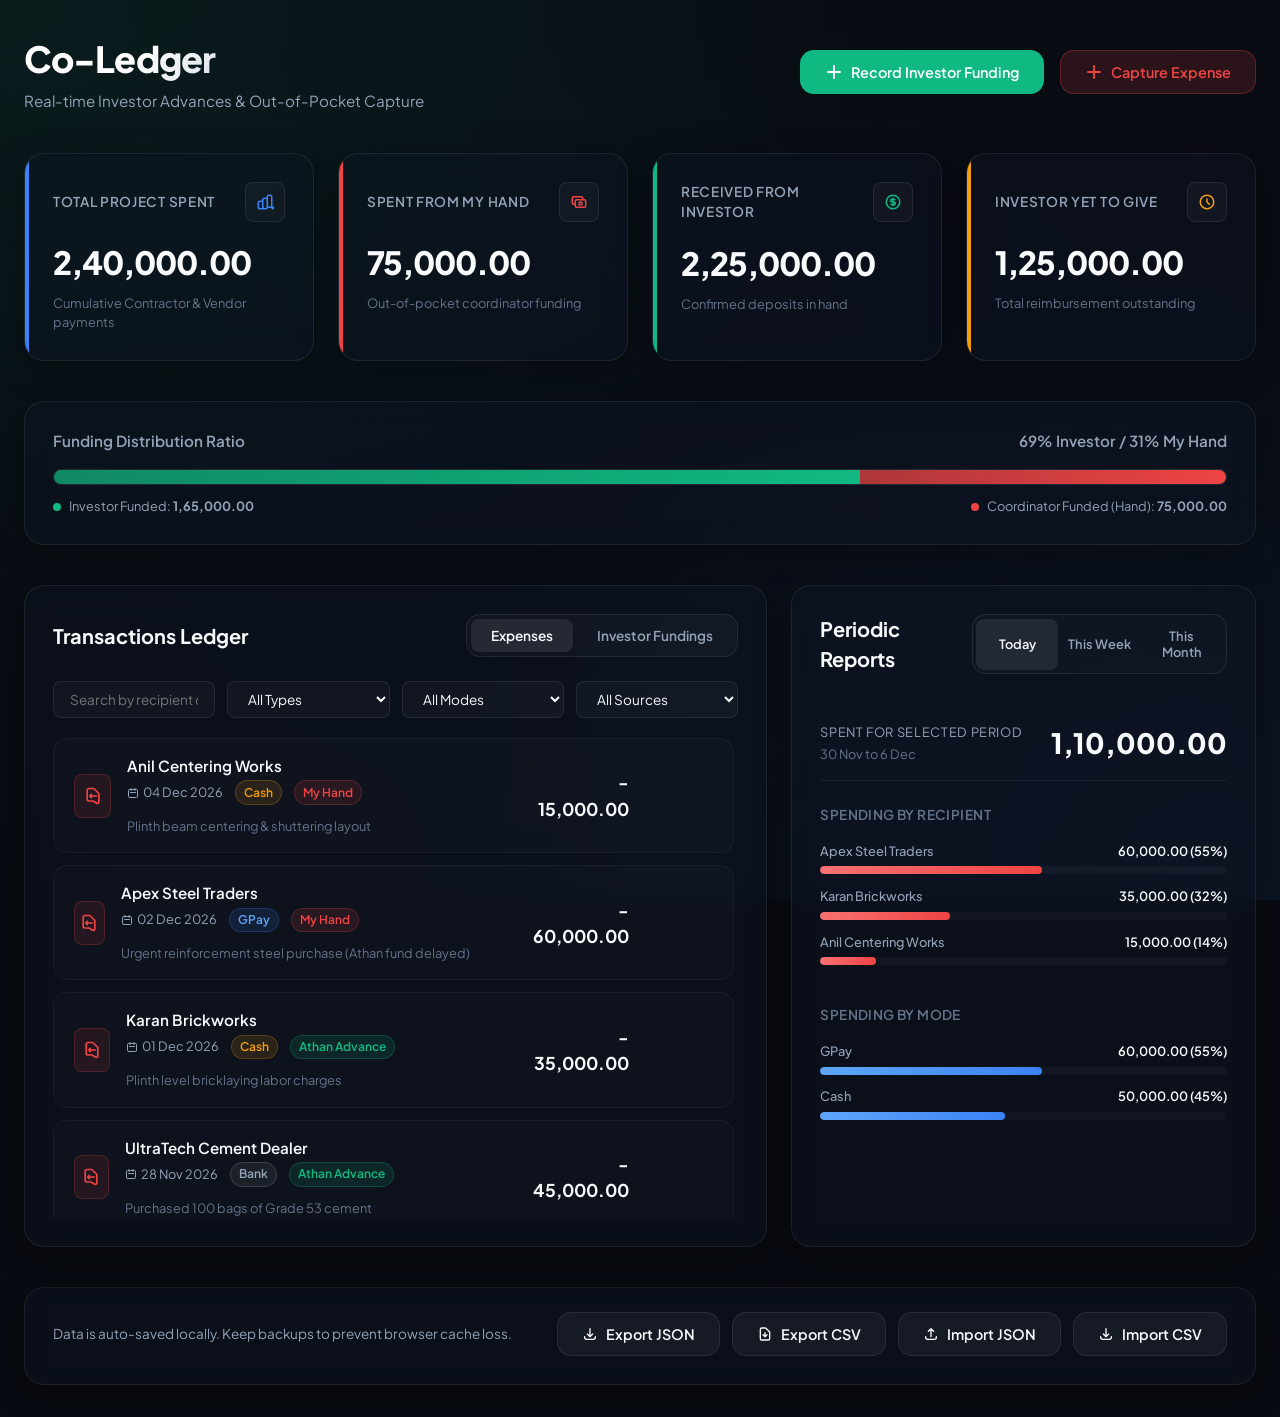
<file: expense-capture-app/index.html>
<!DOCTYPE html>
<html lang="en">
<head>
  <meta charset="UTF-8">
  <meta name="viewport" content="width=device-width, initial-scale=1.0">
  
  <!-- SEO Elements -->
  <title>Co-Ledger | Expense Capture & Investor Reimbursements</title>
  <meta name="description" content="A state-of-the-art expense capture and reimbursement tracking application for managing client advances, cash flow delays, and out-of-pocket settlements.">
  <meta name="author" content="Antigravity Senior Architect">

  <!-- Link CSS Styling -->
  <link rel="stylesheet" href="style.css">
</head>
<body>

  <main class="container">
    
    <!-- HEADER ACTION BAR -->
    <header class="flex align-center justify-between">
      <div class="brand-section">
        <h1>Co-Ledger</h1>
        <p>Real-time Investor Advances &amp; Out-of-Pocket Capture</p>
      </div>
      <div class="action-bar" role="toolbar" aria-label="Transaction Operations">
        <button id="btn-add-funding" class="btn btn-primary" onclick="openFundingModal()" aria-haspopup="dialog" aria-controls="modal-funding">
          <svg width="18" height="18" fill="none" stroke="currentColor" viewBox="0 0 24 24"><path stroke-linecap="round" stroke-linejoin="round" stroke-width="2.5" d="M12 4v16m8-8H4"/></svg>
          Record Investor Funding
        </button>
        <button id="btn-add-expense" class="btn btn-danger" onclick="openExpenseModal()" aria-haspopup="dialog" aria-controls="modal-expense">
          <svg width="18" height="18" fill="none" stroke="currentColor" viewBox="0 0 24 24"><path stroke-linecap="round" stroke-linejoin="round" stroke-width="2.5" d="M12 4v16m8-8H4"/></svg>
          Capture Expense
        </button>
      </div>
    </header>

    <!-- METRICS OVERVIEW (KPI GRID) -->
    <section class="kpi-grid" aria-label="Key Performance Indicators">
      
      <!-- Total Spent KPI -->
      <div class="card kpi-card kpi-total">
        <div class="kpi-header">
          <span class="kpi-title">Total Project Spent</span>
          <div class="kpi-icon-wrapper">
            <svg width="18" height="18" fill="none" stroke="var(--accent-info)" viewBox="0 0 24 24"><path stroke-linecap="round" stroke-linejoin="round" stroke-width="2" d="M9 19v-6a2 2 0 00-2-2H5a2 2 0 00-2 2v6a2 2 0 002 2h2a2 2 0 002-2zm0 0V9a2 2 0 012-2h2a2 2 0 012 2v10m-6 0a2 2 0 002 2h2a2 2 0 002-2m0 0V5a2 2 0 012-2h2a2 2 0 012 2v14a2 2 0 002 2h2a2 2 0 002-2z"/></svg>
          </div>
        </div>
        <div class="kpi-value" id="kpi-total-spent">0.00</div>
        <div class="kpi-subtext">Cumulative Contractor &amp; Vendor payments</div>
      </div>

      <!-- Spent From My Hand KPI -->
      <div class="card kpi-card kpi-hand">
        <div class="kpi-header">
          <span class="kpi-title">Spent From My Hand</span>
          <div class="kpi-icon-wrapper">
            <svg width="18" height="18" fill="none" stroke="var(--accent-danger)" viewBox="0 0 24 24"><path stroke-linecap="round" stroke-linejoin="round" stroke-width="2" d="M17 9V7a2 2 0 00-2-2H5a2 2 0 00-2 2v6a2 2 0 002 2h2m2 4h10a2 2 0 002-2v-6a2 2 0 00-2-2H9a2 2 0 00-2 2v6a2 2 0 002 2zm7-5a2 2 0 11-4 0 2 2 0 014 0z"/></svg>
          </div>
        </div>
        <div class="kpi-value" id="kpi-spent-hand">0.00</div>
        <div class="kpi-subtext">Out-of-pocket coordinator funding</div>
      </div>

      <!-- Total Given by Investor KPI -->
      <div class="card kpi-card kpi-given">
        <div class="kpi-header">
          <span class="kpi-title">Received from Investor</span>
          <div class="kpi-icon-wrapper">
            <svg width="18" height="18" fill="none" stroke="var(--accent-primary)" viewBox="0 0 24 24"><path stroke-linecap="round" stroke-linejoin="round" stroke-width="2" d="M12 8c-1.657 0-3 .895-3 2s1.343 2 3 2 3 .895 3 2-1.343 2-3 2m0-8c1.11 0 2.08.402 2.599 1M12 8V7m0 1v8m0 0v1m0-1c-1.11 0-2.08-.402-2.599-1M21 12a9 9 0 11-18 0 9 9 0 0118 0z"/></svg>
          </div>
        </div>
        <div class="kpi-value" id="kpi-received-investor">0.00</div>
        <div class="kpi-subtext">Confirmed deposits in hand</div>
      </div>

      <!-- Outstanding / Yet to Give KPI -->
      <div class="card kpi-card kpi-due">
        <div class="kpi-header">
          <span class="kpi-title">Investor Yet to Give</span>
          <div class="kpi-icon-wrapper">
            <svg width="18" height="18" fill="none" stroke="var(--accent-warning)" viewBox="0 0 24 24"><path stroke-linecap="round" stroke-linejoin="round" stroke-width="2" d="M12 8v4l3 3m6-3a9 9 0 11-18 0 9 9 0 0118 0z"/></svg>
          </div>
        </div>
        <div class="kpi-value" id="kpi-outstanding-due">0.00</div>
        <div class="kpi-subtext">Total reimbursement outstanding</div>
      </div>

    </section>

    <!-- BALANCE RATIO METER -->
    <section class="card balance-bar-card" aria-label="Funding Ratio Analysis">
      <div class="balance-bar-title flex justify-between">
        <span>Funding Distribution Ratio</span>
        <span id="balance-ratio-value">0% Investor / 0% My Hand</span>
      </div>
      <div class="balance-meter">
        <div class="meter-fill investor" id="bar-investor" style="width: 0%"></div>
        <div class="meter-fill hand" id="bar-hand" style="width: 0%"></div>
      </div>
      <div class="meter-labels">
        <div class="meter-label-item">
          <span class="bullet investor"></span>
          <span>Investor Funded: <strong id="lbl-investor-ratio">0.00</strong></span>
        </div>
        <div class="meter-label-item">
          <span class="bullet hand"></span>
          <span>Coordinator Funded (Hand): <strong id="lbl-hand-ratio">0.00</strong></span>
        </div>
      </div>
    </section>

    <!-- PRIMARY SPLIT WORKSPACE -->
    <div class="workspace-grid">
      
      <!-- LEFT COLUMN: TRANSACTION LEDGER -->
      <section class="card ledger-card" aria-label="Transactions Ledger">
        <div class="ledger-header">
          <h2 class="modal-title">Transactions Ledger</h2>
          <div class="tabs" role="tablist">
            <button id="tab-expenses" class="tab-btn active" role="tab" aria-selected="true" onclick="switchLedgerTab('expenses')">Expenses</button>
            <button id="tab-fundings" class="tab-btn" role="tab" aria-selected="false" onclick="switchLedgerTab('fundings')">Investor Fundings</button>
          </div>
        </div>

        <!-- Filter Strip -->
        <div class="filter-strip">
          <input type="text" id="filter-search" class="filter-input" placeholder="Search by recipient or notes..." oninput="applyFilters()">
          <select id="filter-recipient-type" class="filter-input" onchange="applyFilters()">
            <option value="all">All Types</option>
            <option value="contractor">Contractor</option>
            <option value="vendor">Vendor</option>
          </select>
          <select id="filter-mode" class="filter-input" onchange="applyFilters()">
            <option value="all">All Modes</option>
            <option value="GPay">GPay</option>
            <option value="Cash">Cash</option>
            <option value="Bank">Bank Transfer</option>
            <option value="Other">Other</option>
          </select>
          <select id="filter-funding" class="filter-input" onchange="applyFilters()">
            <option value="all">All Sources</option>
            <option value="Investor Advance">Investor Fund</option>
            <option value="My Hand">My Hand</option>
          </select>
        </div>

        <!-- Ledger Entries Wrapper -->
        <div id="ledger-container" class="ledger-list">
          <!-- Dynamic ledger items injected here via app.js -->
        </div>

      </section>

      <!-- RIGHT COLUMN: REPORTING & ANALYTICS -->
      <section class="card reports-card" aria-label="Analytics &amp; Dynamic Reports">
        <div class="ledger-header">
          <h2 class="modal-title">Periodic Reports</h2>
          <div class="reports-selector">
            <button id="rpt-day" class="report-tab-btn active" onclick="switchReportPeriod('day')">Today</button>
            <button id="rpt-week" class="report-tab-btn" onclick="switchReportPeriod('week')">This Week</button>
            <button id="rpt-month" class="report-tab-btn" onclick="switchReportPeriod('month')">This Month</button>
          </div>
        </div>

        <div class="report-summary-header">
          <div>
            <div class="report-sum-label">Spent for selected period</div>
            <div id="report-period-dates" style="font-size: 0.8rem; color: var(--text-muted); margin-top: 0.15rem;"></div>
          </div>
          <div class="report-sum-val" id="report-spent-value">0.00</div>
        </div>

        <!-- BREAKDOWN CHARTS (SVG Vector Bars) -->
        <div class="chart-container">
          <div class="chart-title">Spending by Recipient</div>
          <div id="recipient-chart" class="mini-bar-list">
            <!-- Dynamic recipient breakdown bars injected here -->
          </div>
        </div>

        <div class="chart-container" style="margin-top: 1rem;">
          <div class="chart-title">Spending by Mode</div>
          <div id="mode-chart" class="mini-bar-list">
            <!-- Dynamic mode breakdown bars injected here -->
          </div>
        </div>

      </section>

    </div>

    <!-- BOTTOM PORTABILITY DRAWER -->
    <footer class="card utility-panel" aria-label="Data Portability Utility Panel">
      <div class="color-secondary" style="font-size: 0.85rem;">
        Data is auto-saved locally. Keep backups to prevent browser cache loss.
      </div>
      <div class="utility-buttons">
        <button class="btn btn-secondary" onclick="exportDataJSON()">
          <svg width="16" height="16" fill="none" stroke="currentColor" viewBox="0 0 24 24"><path stroke-linecap="round" stroke-linejoin="round" stroke-width="2" d="M4 16v1a3 3 0 003 3h10a3 3 0 003-3v-1m-4-4l-4 4m0 0l-4-4m4 4V4"/></svg>
          Export JSON
        </button>
        <button class="btn btn-secondary" onclick="exportDataCSV()">
          <svg width="16" height="16" fill="none" stroke="currentColor" viewBox="0 0 24 24"><path stroke-linecap="round" stroke-linejoin="round" stroke-width="2" d="M12 10v6m0 0l-3-3m3 3l3-3m2 8H7a2 2 0 01-2-2V5a2 2 0 012-2h5.586a1 1 0 01.707.293l5.414 5.414a1 1 0 01.293.707V19a2 2 0 01-2 2z"/></svg>
          Export CSV
        </button>
        <button class="btn btn-secondary" onclick="triggerJSONImport()">
          <svg width="16" height="16" fill="none" stroke="currentColor" viewBox="0 0 24 24"><path stroke-linecap="round" stroke-linejoin="round" stroke-width="2" d="M4 16v1a3 3 0 003 3h10a3 3 0 003-3v-1m-4-8l-4-4m0 0L8 8m4-4v12"/></svg>
          Import JSON
        </button>
        <button class="btn btn-secondary" onclick="triggerCSVImport()">
          <svg width="16" height="16" fill="none" stroke="currentColor" viewBox="0 0 24 24"><path stroke-linecap="round" stroke-linejoin="round" stroke-width="2" d="M4 16v1a3 3 0 003 3h10a3 3 0 003-3v-1m-4-4l-4 4m0 0l-4-4m4 4V4"/></svg>
          Import CSV
        </button>
        <input type="file" id="import-file-selector" style="display: none;" accept=".json" onchange="importDataJSON(event)">
        <input type="file" id="import-csv-selector" style="display: none;" accept=".csv" onchange="importDataCSV(event)">
      </div>
    </footer>

  </main>

  <!-- ==========================================================================
       MODAL: CAPTURE EXPENSE (OUTFLOW)
       ========================================================================== -->
  <div id="modal-expense" class="modal-overlay" role="dialog" aria-modal="true" aria-labelledby="modal-expense-title">
    <div class="modal-content">
      <div class="modal-header">
        <h3 id="modal-expense-title" class="modal-title">Capture Expense</h3>
        <button class="btn-close" onclick="closeExpenseModal()" aria-label="Close modal">&times;</button>
      </div>
      <form id="form-expense" onsubmit="handleExpenseSubmit(event)">
        <input type="hidden" id="expense-id">
        
        <!-- Recipient Toggle & Name -->
        <div class="form-row">
          <div class="form-group">
            <label class="form-label" for="expense-recipient-type">Recipient Type</label>
            <select id="expense-recipient-type" class="form-select" required>
              <option value="contractor">Contractor</option>
              <option value="vendor">Vendor</option>
            </select>
          </div>
          <div class="form-group">
            <label class="form-label" for="expense-recipient-name">Recipient Name</label>
            <input type="text" id="expense-recipient-name" class="form-input" placeholder="e.g. Anand Kumar" required>
          </div>
        </div>

        <!-- Amount & Date -->
        <div class="form-row">
          <div class="form-group">
            <label class="form-label" for="expense-amount">Amount</label>
            <input type="number" id="expense-amount" step="0.01" min="0.01" class="form-input" placeholder="0.00" required>
          </div>
          <div class="form-group">
            <label class="form-label" for="expense-date">Date</label>
            <input type="date" id="expense-date" class="form-input" required>
          </div>
        </div>

        <!-- Mode & Source -->
        <div class="form-row">
          <div class="form-group">
            <label class="form-label" for="expense-mode">Payment Mode</label>
            <select id="expense-mode" class="form-select" required>
              <option value="GPay">GPay</option>
              <option value="Cash">Cash</option>
              <option value="Bank">Bank Transfer</option>
              <option value="Other">Other</option>
            </select>
          </div>
          <div class="form-group">
            <label class="form-label" for="expense-source">Paid From</label>
            <select id="expense-source" class="form-select" required>
              <option value="Investor Advance">Investor Fund (Advance)</option>
              <option value="My Hand">My Hand (Out-of-Pocket)</option>
            </select>
          </div>
        </div>

        <!-- Description Notes -->
        <div class="form-group">
          <label class="form-label" for="expense-notes">Notes / Purpose</label>
          <input type="text" id="expense-notes" class="form-input" placeholder="e.g. Settle labor wages week 2, cement buy">
        </div>

        <div class="modal-actions">
          <button type="button" class="btn btn-secondary" onclick="closeExpenseModal()">Cancel</button>
          <button type="submit" class="btn btn-danger" id="expense-submit-btn">Record Expense</button>
        </div>
      </form>
    </div>
  </div>

  <!-- ==========================================================================
       MODAL: RECORD INVESTOR FUNDING (INFLOW)
       ========================================================================== -->
  <div id="modal-funding" class="modal-overlay" role="dialog" aria-modal="true" aria-labelledby="modal-funding-title">
    <div class="modal-content">
      <div class="modal-header">
        <h3 id="modal-funding-title" class="modal-title">Record Investor Funding</h3>
        <button class="btn-close" onclick="closeFundingModal()" aria-label="Close modal">&times;</button>
      </div>
      <form id="form-funding" onsubmit="handleFundingSubmit(event)">
        <input type="hidden" id="funding-id">
        
        <!-- Amount & Date -->
        <div class="form-row">
          <div class="form-group">
            <label class="form-label" for="funding-amount">Amount Sent/Promised</label>
            <input type="number" id="funding-amount" step="0.01" min="0.01" class="form-input" placeholder="0.00" required>
          </div>
          <div class="form-group">
            <label class="form-label" for="funding-date">Date</label>
            <input type="date" id="funding-date" class="form-input" required>
          </div>
        </div>

        <!-- Mode & Status -->
        <div class="form-row">
          <div class="form-group">
            <label class="form-label" for="funding-mode">Transfer Mode</label>
            <select id="funding-mode" class="form-select" required>
              <option value="Bank">Bank Transfer</option>
              <option value="GPay">GPay</option>
              <option value="Cash">Cash</option>
              <option value="Other">Other</option>
            </select>
          </div>
          <div class="form-group">
            <label class="form-label" for="funding-status">Status</label>
            <select id="funding-status" class="form-select" required>
              <option value="Received">Received in Hand</option>
              <option value="Delayed">Delayed / Promised</option>
            </select>
          </div>
        </div>

        <!-- Notes -->
        <div class="form-group">
          <label class="form-label" for="funding-notes">Notes / Reference</label>
          <input type="text" id="funding-notes" class="form-input" placeholder="e.g. Second tranche for structure work">
        </div>

        <div class="modal-actions">
          <button type="button" class="btn btn-secondary" onclick="closeFundingModal()">Cancel</button>
          <button type="submit" class="btn btn-primary" id="funding-submit-btn">Record Funding</button>
        </div>
      </form>
    </div>
  </div>

  <!-- Main JavaScript App Controller -->
  <script src="app.js"></script>
</body>
</html>
</file>
<file: expense-capture-app/style.css>
/* ==========================================================================
   EXPENSE CAPTURE APP - STYLE SYSTEM (PREMIUM GLASSMORPHIC DARK MODE)
   ========================================================================== */

/* --- Import Premium Font --- */
@import url('https://fonts.googleapis.com/css2?family=Plus+Jakarta+Sans:wght@300;400;500;600;700;800&display=swap');

/* --- Root Variables & Tokens --- */
:root {
  --font-primary: 'Plus Jakarta Sans', -apple-system, BlinkMacSystemFont, "Segoe UI", Roboto, sans-serif;
  
  /* Harmonious Dark Palette */
  --bg-base: #080B11;
  --bg-surface-rgb: 15, 22, 36;
  --bg-surface: rgba(var(--bg-surface-rgb), 0.7);
  --bg-surface-elevated: rgba(30, 41, 59, 0.7);
  
  /* Glass Effects */
  --glass-bg: rgba(15, 22, 36, 0.45);
  --glass-border: rgba(255, 255, 255, 0.08);
  --glass-border-focus: rgba(255, 255, 255, 0.2);
  --glass-shadow: 0 8px 32px 0 rgba(0, 0, 0, 0.37);
  --backdrop-blur: blur(12px);

  /* Curated HSL Accents */
  --accent-primary: #10B981;      /* Emerald Green for inflow & surplus */
  --accent-primary-hover: #059669;
  --accent-primary-rgb: 16, 185, 129;

  --accent-warning: #F59E0B;      /* Amber/Yellow for delayed/pending inflow */
  --accent-warning-hover: #D97706;
  --accent-warning-rgb: 245, 158, 11;

  --accent-danger: #EF4444;       /* Crimson Red for outflow/expense */
  --accent-danger-hover: #DC2626;
  --accent-danger-rgb: 239, 68, 68;

  --accent-info: #3B82F6;         /* Bright Blue for informational indicators */
  --accent-info-rgb: 59, 130, 246;

  /* Typography Colors */
  --text-primary: #F8FAFC;
  --text-secondary: #94A3B8;
  --text-muted: #64748B;
  --text-on-accent: #FFFFFF;

  /* Layout Constants */
  --radius-sm: 8px;
  --radius-md: 14px;
  --radius-lg: 20px;
  --radius-full: 9999px;
  --transition-smooth: all 0.3s cubic-bezier(0.4, 0, 0.2, 1);
  --transition-spring: all 0.5s cubic-bezier(0.175, 0.885, 0.32, 1.275);
}

/* --- Base & Reset Elements --- */
*, *::before, *::after {
  box-sizing: border-box;
  margin: 0;
  padding: 0;
}

html, body {
  width: 100%;
  min-height: 100vh;
  background-color: var(--bg-base);
  background-image: 
    radial-gradient(at 0% 0%, rgba(var(--accent-primary-rgb), 0.1) 0px, transparent 50%),
    radial-gradient(at 100% 100%, rgba(var(--accent-info-rgb), 0.08) 0px, transparent 50%),
    radial-gradient(at 50% 50%, rgba(var(--bg-surface-rgb), 0.3) 0px, transparent 100%);
  background-attachment: fixed;
  font-family: var(--font-primary);
  color: var(--text-primary);
  -webkit-font-smoothing: antialiased;
  -moz-osx-font-smoothing: grayscale;
  line-height: 1.5;
  overflow-x: hidden;
}

/* --- Scrollbar Styling --- */
::-webkit-scrollbar {
  width: 8px;
  height: 8px;
}
::-webkit-scrollbar-track {
  background: var(--bg-base);
}
::-webkit-scrollbar-thumb {
  background: rgba(255, 255, 255, 0.1);
  border-radius: var(--radius-full);
}
::-webkit-scrollbar-thumb:hover {
  background: rgba(255, 255, 255, 0.2);
}

/* --- Helper Utilities --- */
.container {
  max-width: 1400px;
  margin: 0 auto;
  padding: 2rem 1.5rem;
}

.flex { display: flex; }
.align-center { align-items: center; }
.justify-between { justify-content: space-between; }
.gap-1 { gap: 0.5rem; }
.gap-2 { gap: 1rem; }
.gap-3 { gap: 1.5rem; }
.text-center { text-align: center; }

/* Text Color Classes */
.color-primary { color: var(--accent-primary); }
.color-warning { color: var(--accent-warning); }
.color-danger { color: var(--accent-danger); }
.color-secondary { color: var(--text-secondary); }

/* --- Premium Layout Shell --- */
header {
  margin-bottom: 2.5rem;
}

.brand-section h1 {
  font-size: 2.25rem;
  font-weight: 800;
  letter-spacing: -0.025em;
  background: linear-gradient(135deg, #FFF 30%, var(--text-secondary) 100%);
  -webkit-background-clip: text;
  -webkit-text-fill-color: transparent;
}

.brand-section p {
  color: var(--text-secondary);
  font-size: 0.95rem;
  margin-top: 0.25rem;
}

.action-bar {
  display: flex;
  gap: 1rem;
}

/* --- Buttons System --- */
.btn {
  display: inline-flex;
  align-items: center;
  justify-content: center;
  gap: 0.5rem;
  padding: 0.75rem 1.5rem;
  font-family: var(--font-primary);
  font-size: 0.9rem;
  font-weight: 600;
  border-radius: var(--radius-md);
  border: 1px solid transparent;
  cursor: pointer;
  transition: var(--transition-smooth);
}

.btn-primary {
  background: var(--accent-primary);
  color: var(--text-on-accent);
}
.btn-primary:hover {
  background: var(--accent-primary-hover);
  transform: translateY(-2px);
  box-shadow: 0 4px 12px rgba(var(--accent-primary-rgb), 0.2);
}

.btn-warning {
  background: var(--accent-warning);
  color: var(--text-on-accent);
}
.btn-warning:hover {
  background: var(--accent-warning-hover);
  transform: translateY(-2px);
  box-shadow: 0 4px 12px rgba(var(--accent-warning-rgb), 0.2);
}

.btn-secondary {
  background: rgba(255, 255, 255, 0.05);
  border: 1px solid var(--glass-border);
  color: var(--text-primary);
}
.btn-secondary:hover {
  background: rgba(255, 255, 255, 0.1);
  border-color: var(--glass-border-focus);
}

.btn-danger {
  background: rgba(var(--accent-danger-rgb), 0.15);
  border: 1px solid rgba(var(--accent-danger-rgb), 0.3);
  color: var(--accent-danger);
}
.btn-danger:hover {
  background: rgba(var(--accent-danger-rgb), 0.25);
}

/* --- Glassmorphic Card Container --- */
.card {
  background: var(--glass-bg);
  border: 1px solid var(--glass-border);
  backdrop-filter: var(--backdrop-blur);
  -webkit-backdrop-filter: var(--backdrop-blur);
  border-radius: var(--radius-lg);
  box-shadow: var(--glass-shadow);
  padding: 1.75rem;
  transition: var(--transition-smooth);
}
.card:hover {
  border-color: var(--glass-border-focus);
}

/* --- Dashboard Telemetry (KPI Cards) --- */
.kpi-grid {
  display: grid;
  grid-template-columns: repeat(auto-fit, minmax(280px, 1fr));
  gap: 1.5rem;
  margin-bottom: 2.5rem;
}

.kpi-card {
  position: relative;
  overflow: hidden;
}

.kpi-card::after {
  content: '';
  position: absolute;
  top: 0;
  left: 0;
  width: 4px;
  height: 100%;
}

.kpi-card.kpi-total::after { background: var(--accent-info); }
.kpi-card.kpi-hand::after { background: var(--accent-danger); }
.kpi-card.kpi-given::after { background: var(--accent-primary); }
.kpi-card.kpi-due::after { background: var(--accent-warning); }

.kpi-header {
  display: flex;
  justify-content: space-between;
  align-items: center;
  margin-bottom: 1rem;
}

.kpi-title {
  font-size: 0.85rem;
  font-weight: 600;
  text-transform: uppercase;
  letter-spacing: 0.05em;
  color: var(--text-secondary);
}

.kpi-icon-wrapper {
  display: flex;
  align-items: center;
  justify-content: center;
  width: 40px;
  height: 40px;
  border-radius: var(--radius-sm);
  background: rgba(255, 255, 255, 0.03);
  border: 1px solid var(--glass-border);
}

.kpi-value {
  font-size: 2rem;
  font-weight: 800;
  letter-spacing: -0.03em;
  margin-bottom: 0.5rem;
}

.kpi-subtext {
  font-size: 0.8rem;
  color: var(--text-muted);
  display: flex;
  align-items: center;
  gap: 0.25rem;
}

/* --- Dynamic Balance Progress Bar --- */
.balance-bar-card {
  margin-bottom: 2.5rem;
}

.balance-bar-title {
  font-size: 0.95rem;
  font-weight: 600;
  margin-bottom: 1rem;
  color: var(--text-secondary);
}

.balance-meter {
  width: 100%;
  height: 16px;
  background: rgba(255, 255, 255, 0.03);
  border: 1px solid var(--glass-border);
  border-radius: var(--radius-full);
  display: flex;
  overflow: hidden;
  margin-bottom: 0.75rem;
}

.meter-fill {
  height: 100%;
  transition: var(--transition-spring);
}

.meter-fill.investor {
  background: linear-gradient(90deg, rgba(var(--accent-primary-rgb), 0.7), var(--accent-primary));
}

.meter-fill.hand {
  background: linear-gradient(90deg, rgba(var(--accent-danger-rgb), 0.7), var(--accent-danger));
}

.meter-labels {
  display: flex;
  justify-content: space-between;
  font-size: 0.8rem;
  color: var(--text-secondary);
}

.meter-label-item {
  display: flex;
  align-items: center;
  gap: 0.5rem;
}

.bullet {
  width: 8px;
  height: 8px;
  border-radius: var(--radius-full);
}
.bullet.investor { background: var(--accent-primary); }
.bullet.hand { background: var(--accent-danger); }

/* --- Dashboard Primary Split Workspace --- */
.workspace-grid {
  display: grid;
  grid-template-columns: 1.6fr 1fr;
  gap: 1.5rem;
  margin-bottom: 2.5rem;
}

/* --- Ledger Card & Dual Tabs --- */
.ledger-header {
  display: flex;
  justify-content: space-between;
  align-items: center;
  margin-bottom: 1.5rem;
}

.tabs {
  display: flex;
  background: rgba(255, 255, 255, 0.03);
  border: 1px solid var(--glass-border);
  padding: 0.25rem;
  border-radius: var(--radius-md);
  gap: 0.25rem;
}

.tab-btn {
  background: transparent;
  border: none;
  padding: 0.5rem 1.25rem;
  font-family: var(--font-primary);
  font-size: 0.85rem;
  font-weight: 600;
  color: var(--text-secondary);
  border-radius: var(--radius-sm);
  cursor: pointer;
  transition: var(--transition-smooth);
}
.tab-btn.active {
  background: rgba(255, 255, 255, 0.08);
  color: var(--text-primary);
  box-shadow: 0 2px 8px rgba(0, 0, 0, 0.2);
}

/* Dynamic Filter Strip */
.filter-strip {
  display: flex;
  gap: 0.75rem;
  margin-bottom: 1.25rem;
  flex-wrap: wrap;
}

.filter-input {
  background: rgba(255, 255, 255, 0.03);
  border: 1px solid var(--glass-border);
  padding: 0.5rem 1rem;
  color: var(--text-primary);
  border-radius: var(--radius-sm);
  font-family: var(--font-primary);
  font-size: 0.85rem;
  outline: none;
  min-width: 140px;
  flex: 1;
  transition: var(--transition-smooth);
}
.filter-input:focus {
  border-color: var(--glass-border-focus);
  background: rgba(255, 255, 255, 0.06);
}

/* Ledger List Elements */
.ledger-list {
  display: flex;
  flex-direction: column;
  gap: 0.75rem;
  max-height: 480px;
  overflow-y: auto;
  padding-right: 0.25rem;
}

.ledger-item {
  display: flex;
  justify-content: space-between;
  align-items: center;
  padding: 1rem 1.25rem;
  background: rgba(255, 255, 255, 0.02);
  border: 1px solid rgba(255, 255, 255, 0.04);
  border-radius: var(--radius-md);
  transition: var(--transition-smooth);
}
.ledger-item:hover {
  background: rgba(255, 255, 255, 0.04);
  border-color: var(--glass-border);
  transform: translateX(4px);
}

.ledger-item-left {
  display: flex;
  gap: 1rem;
  align-items: center;
}

.ledger-item-icon {
  width: 44px;
  height: 44px;
  border-radius: var(--radius-sm);
  display: flex;
  align-items: center;
  justify-content: center;
}
.ledger-item-icon.expense {
  background: rgba(var(--accent-danger-rgb), 0.1);
  border: 1px solid rgba(var(--accent-danger-rgb), 0.2);
}
.ledger-item-icon.funding {
  background: rgba(var(--accent-primary-rgb), 0.1);
  border: 1px solid rgba(var(--accent-primary-rgb), 0.2);
}

.ledger-item-title {
  font-size: 0.95rem;
  font-weight: 600;
  color: var(--text-primary);
}

.ledger-item-meta {
  font-size: 0.8rem;
  color: var(--text-secondary);
  display: flex;
  gap: 0.75rem;
  margin-top: 0.15rem;
  flex-wrap: wrap;
}

.ledger-item-meta-item {
  display: flex;
  align-items: center;
  gap: 0.25rem;
}

.ledger-item-right {
  text-align: right;
  display: flex;
  align-items: center;
  gap: 1.25rem;
}

.ledger-item-value {
  font-size: 1.1rem;
  font-weight: 700;
}
.ledger-item-value.expense {
  color: var(--text-primary);
}
.ledger-item-value.funding {
  color: var(--accent-primary);
}

.ledger-actions {
  display: flex;
  gap: 0.5rem;
  opacity: 0;
  transition: var(--transition-smooth);
}
.ledger-item:hover .ledger-actions {
  opacity: 1;
}

.btn-icon {
  width: 28px;
  height: 28px;
  border-radius: var(--radius-sm);
  border: 1px solid var(--glass-border);
  background: rgba(255, 255, 255, 0.03);
  color: var(--text-secondary);
  display: flex;
  align-items: center;
  justify-content: center;
  cursor: pointer;
  transition: var(--transition-smooth);
}
.btn-icon:hover {
  background: rgba(255, 255, 255, 0.1);
  color: var(--text-primary);
  border-color: var(--glass-border-focus);
}
.btn-icon.delete:hover {
  background: rgba(var(--accent-danger-rgb), 0.2);
  border-color: rgba(var(--accent-danger-rgb), 0.4);
  color: var(--accent-danger);
}

/* Empty State Styling */
.empty-state {
  text-align: center;
  padding: 4rem 2rem;
  color: var(--text-muted);
}
.empty-state svg {
  margin-bottom: 1rem;
  opacity: 0.4;
}

/* --- Reports & Analytics System --- */
.reports-card {
  display: flex;
  flex-direction: column;
  gap: 1.5rem;
}

.reports-selector {
  display: grid;
  grid-template-columns: repeat(3, 1fr);
  background: rgba(255, 255, 255, 0.02);
  border: 1px solid var(--glass-border);
  border-radius: var(--radius-md);
  padding: 0.2rem;
}

.report-tab-btn {
  background: transparent;
  border: none;
  padding: 0.6rem;
  font-family: var(--font-primary);
  font-size: 0.8rem;
  font-weight: 600;
  color: var(--text-secondary);
  border-radius: var(--radius-sm);
  cursor: pointer;
  transition: var(--transition-smooth);
}
.report-tab-btn.active {
  background: rgba(255, 255, 255, 0.08);
  color: var(--text-primary);
}

.report-summary-header {
  display: flex;
  justify-content: space-between;
  align-items: flex-end;
  padding-bottom: 1rem;
  border-bottom: 1px solid rgba(255, 255, 255, 0.05);
}

.report-sum-label {
  font-size: 0.8rem;
  color: var(--text-secondary);
  text-transform: uppercase;
  letter-spacing: 0.05em;
}

.report-sum-val {
  font-size: 1.75rem;
  font-weight: 800;
}

/* Dynamic Charts Styles */
.chart-container {
  display: flex;
  flex-direction: column;
  gap: 1rem;
}

.chart-title {
  font-size: 0.85rem;
  font-weight: 600;
  text-transform: uppercase;
  color: var(--text-muted);
  letter-spacing: 0.03em;
}

.mini-bar-list {
  display: flex;
  flex-direction: column;
  gap: 0.8rem;
}

.mini-bar-row {
  display: flex;
  flex-direction: column;
  gap: 0.35rem;
}

.mini-bar-labels {
  display: flex;
  justify-content: space-between;
  font-size: 0.8rem;
}

.mini-bar-name {
  color: var(--text-secondary);
  font-weight: 500;
}

.mini-bar-value {
  font-weight: 600;
}

.mini-bar-track {
  width: 100%;
  height: 8px;
  background: rgba(255, 255, 255, 0.03);
  border-radius: var(--radius-full);
  overflow: hidden;
}

.mini-bar-fill {
  height: 100%;
  border-radius: var(--radius-full);
  background: var(--accent-info);
  transition: width 0.8s ease-out;
}

/* Mode Tag Badges */
.badge {
  font-size: 0.75rem;
  padding: 0.15rem 0.5rem;
  border-radius: var(--radius-full);
  font-weight: 600;
  border: 1px solid transparent;
}
.badge-cash {
  background: rgba(245, 158, 11, 0.12);
  border-color: rgba(245, 158, 11, 0.25);
  color: var(--accent-warning);
}
.badge-gpay {
  background: rgba(59, 130, 246, 0.12);
  border-color: rgba(59, 130, 246, 0.25);
  color: #60A5FA;
}
.badge-other {
  background: rgba(255, 255, 255, 0.06);
  border-color: rgba(255, 255, 255, 0.15);
  color: var(--text-secondary);
}

.badge-investor-advance {
  background: rgba(16, 185, 129, 0.12);
  border-color: rgba(16, 185, 129, 0.25);
  color: var(--accent-primary);
}
.badge-my-hand {
  background: rgba(239, 68, 68, 0.12);
  border-color: rgba(239, 68, 68, 0.25);
  color: var(--accent-danger);
}

.badge-received {
  background: rgba(16, 185, 129, 0.15);
  border-color: rgba(16, 185, 129, 0.3);
  color: var(--accent-primary);
}
.badge-delayed {
  background: rgba(245, 158, 11, 0.15);
  border-color: rgba(245, 158, 11, 0.3);
  color: var(--accent-warning);
}

/* --- Modals Overlays Systems --- */
.modal-overlay {
  position: fixed;
  top: 0;
  left: 0;
  width: 100vw;
  height: 100vh;
  background: rgba(4, 6, 10, 0.8);
  backdrop-filter: blur(8px);
  -webkit-backdrop-filter: blur(8px);
  display: flex;
  align-items: center;
  justify-content: center;
  z-index: 1000;
  opacity: 0;
  pointer-events: none;
  transition: opacity 0.3s ease;
}
.modal-overlay.active {
  opacity: 1;
  pointer-events: all;
}

.modal-content {
  width: 100%;
  max-width: 520px;
  background: var(--bg-surface);
  border: 1px solid var(--glass-border);
  box-shadow: 0 20px 50px rgba(0, 0, 0, 0.5);
  border-radius: var(--radius-lg);
  padding: 2.25rem;
  position: relative;
  transform: scale(0.9) translateY(20px);
  transition: var(--transition-spring);
}
.modal-overlay.active .modal-content {
  transform: scale(1) translateY(0);
}

.modal-header {
  display: flex;
  justify-content: space-between;
  align-items: center;
  margin-bottom: 1.75rem;
}

.modal-title {
  font-size: 1.25rem;
  font-weight: 700;
  color: var(--text-primary);
}

.btn-close {
  background: transparent;
  border: none;
  color: var(--text-secondary);
  font-size: 1.5rem;
  cursor: pointer;
  line-height: 1;
  transition: var(--transition-smooth);
}
.btn-close:hover {
  color: var(--text-primary);
}

/* --- Forms Fields Systems --- */
.form-group {
  margin-bottom: 1.25rem;
}

.form-label {
  display: block;
  font-size: 0.85rem;
  font-weight: 600;
  color: var(--text-secondary);
  margin-bottom: 0.5rem;
}

.form-input {
  width: 100%;
  background: rgba(255, 255, 255, 0.02);
  border: 1px solid var(--glass-border);
  padding: 0.75rem 1rem;
  color: var(--text-primary);
  border-radius: var(--radius-md);
  font-family: var(--font-primary);
  font-size: 0.95rem;
  outline: none;
  transition: var(--transition-smooth);
}
.form-input:focus {
  border-color: var(--glass-border-focus);
  background: rgba(255, 255, 255, 0.05);
}

.form-select {
  width: 100%;
  background: rgba(255, 255, 255, 0.02);
  border: 1px solid var(--glass-border);
  padding: 0.75rem 1rem;
  color: var(--text-primary);
  border-radius: var(--radius-md);
  font-family: var(--font-primary);
  font-size: 0.95rem;
  outline: none;
  cursor: pointer;
  appearance: none;
  -webkit-appearance: none;
  transition: var(--transition-smooth);
  background-image: url("data:image/svg+xml,%3Csvg xmlns='http://www.w3.org/2000/svg' fill='none' viewBox='0 0 24 24' stroke='%2394A3B8'%3E%3Cpath stroke-linecap='round' stroke-linejoin='round' stroke-width='2' d='M19 9l-7 7-7-7'/%3E%3C/svg%3E");
  background-repeat: no-repeat;
  background-position: right 1rem center;
  background-size: 1.2rem;
  padding-right: 2.5rem;
}
.form-select:focus {
  border-color: var(--glass-border-focus);
  background-color: var(--bg-surface-elevated);
}
.form-select option {
  background-color: #0F1624;
  color: var(--text-primary);
  padding: 0.5rem;
}

.form-row {
  display: grid;
  grid-template-columns: 1fr 1fr;
  gap: 1rem;
}

.modal-actions {
  display: flex;
  justify-content: flex-end;
  gap: 1rem;
  margin-top: 2rem;
}

/* --- Import/Export Utility Drawer --- */
.utility-panel {
  display: flex;
  justify-content: space-between;
  align-items: center;
  margin-top: 1rem;
  padding-top: 1.5rem;
  border-top: 1px solid rgba(255, 255, 255, 0.05);
  flex-wrap: wrap;
  gap: 1rem;
}

.utility-buttons {
  display: flex;
  gap: 0.75rem;
}

/* --- Responsive Adjustments --- */
@media (max-width: 992px) {
  .workspace-grid {
    grid-template-columns: 1fr;
  }
}

@media (max-width: 768px) {
  .container {
    padding: 1.25rem 1rem;
  }
  
  header {
    flex-direction: column;
    align-items: flex-start;
    gap: 1.25rem;
    margin-bottom: 1.5rem;
  }
  
  .action-bar {
    width: 100%;
    justify-content: space-between;
  }
  
  .action-bar .btn {
    flex: 1;
  }

  .utility-panel {
    flex-direction: column;
    align-items: stretch;
  }
  
  .utility-buttons {
    justify-content: space-between;
  }
  
  .utility-buttons .btn {
    flex: 1;
  }
}
</file>
